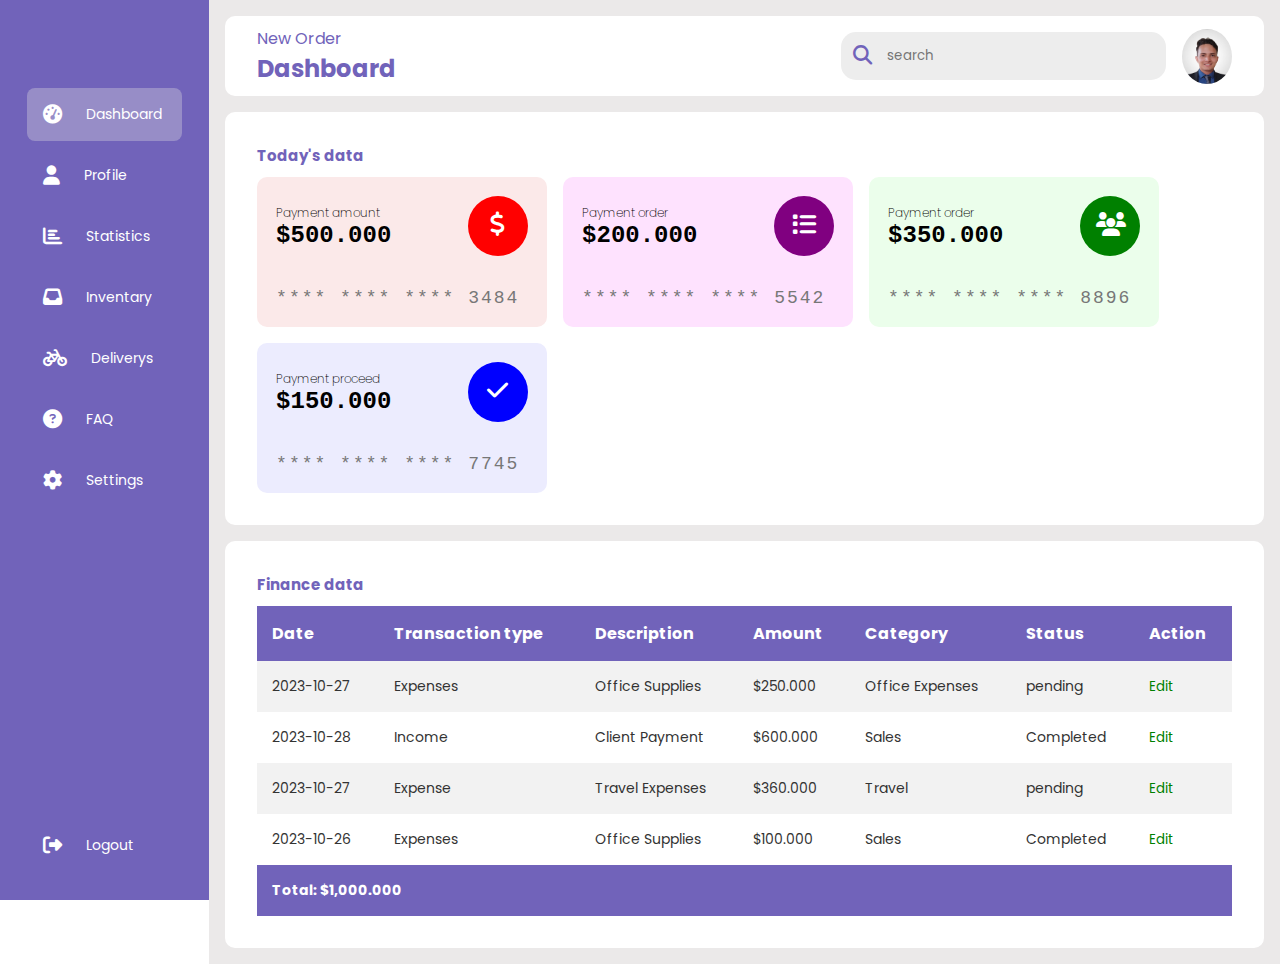
<file: dash.html>
<!DOCTYPE html>
<html lang="en">

<head>
    <meta charset="UTF-8">
    <meta name="viewport" content="width=device-width, initial-scale=1.0">
    <title>Dashboard</title>
</head>
<link rel="stylesheet" href="./css/Style.css">
<link rel="stylesheet" href="https://cdnjs.cloudflare.com/ajax/libs/font-awesome/6.4.2/css/all.min.css">

<body>
    <!-- inicio menu Dashboard -->
    <div class="sidebar">
        <div class="logo"></div>
        <div class="menu">

            <li class="active">
                <a href="#">
                    <i class="fas fa-tachometer-alt"></i>
                    <span>Dashboard</span>
                </a>
            </li>
            <li>
                <a href="#">
                    <i class="fas fa-user"></i>
                    <span>Profile</span>
                </a>
            </li>
            <li>
                <a href="#">
                    <i class="fas fa-chart-bar"></i>
                    <span>Statistics</span>
                </a>
            </li>
            <li>
                <a href="inventario.html">
                    <i class="fas fa-inbox"></i>
                    <span>Inventary</span>
                </a>
            </li>
            <li>
                <a href="#">
                    <i class="fas fa-bicycle"></i>
                    <span>Deliverys</span>
                </a>
            </li>
            <li>
                <a href="#">
                    <i class="fas fa-question-circle"></i>
                    <span>FAQ</span>
                </a>
            </li>
            <li>
                <a href="#">
                    <i class="fas fa-cog"></i>
                    <span>Settings</span>
                </a>
            </li>
            <li class="logout">
                <a href="login.html">
                    <i class="fas fa-sign-out-alt"></i>
                    <span>Logout</span>
                </a>
            </li>
        </div>
    </div>
    </div>
    <!-- fin menu Dashboard --> 

    <!--Inicio Body seccion-->
    <div class="main--content">
        <div class="header--wrapper">
            <div class="header--title">
                <span>New Order</span>
                <h2>Dashboard</h2>
            </div>
            <div class="user--info">
                <div class="search--box">
                    <i class="fa-solid fa-search"></i>
                    <input type="text" placeholder="search" />
                </div>
                <img src="imagenes/edward rep.jpg" alt="">
            </div>
        </div>
        <!--Fin Body seccion-->
        <!-- tarjetas-->
        <div class="card-container">
            <h3 class="main--title">Today's data</h3>
            <div class="card--wrapper">

                <div class="payment--card light-red">
                    <div class="car--header">
                        <div class="amount">
                            <span class="title">
                                Payment amount
                            </span><span class="amount--value">$500.000</span>
                        </div>
                        <i class="fas fa-dollar-sing icon">$</i>
                    </div>
                    <span class="card-detail">**** **** **** 3484</span>
                </div>

                <div class="payment--card light-purple">
                    <div class="car--header">
                        <div class="amount">
                            <span class="title">
                                Payment order
                            </span><span class="amount--value">$200.000</span>
                        </div>
                        <i class="fas fa-list icon dark-purple"></i>
                    </div>
                    <span class="card-detail">**** **** **** 5542</span>
                </div>

                <div class="payment--card light-green">
                    <div class="car--header">
                        <div class="amount">
                            <span class="title">
                                Payment order
                            </span><span class="amount--value">$350.000</span>
                        </div>
                        <i class="fas fa-users icon dark-green"></i>
                    </div>
                    <span class="card-detail">**** **** **** 8896</span>
                </div>

                <div class="payment--card light-blue">
                    <div class="car--header">
                        <div class="amount">
                            <span class="title">
                                Payment proceed
                            </span><span class="amount--value">$150.000</span>
                        </div>
                        <i class="fa-solid fa-check icon dark-blue"></i>
                    </div>
                    <span class="card-detail">**** **** **** 7745</span>
                </div>
            </div>
        </div>
        <!--fin tarjetas-->
        <!--tabla INICIO-->
        <div class="tabular--wrapper">
            <h3 class="main--title">Finance data</h3>
            <div class="table-container">
                <table>
                    <thead>
                        <tr>
                        <th>Date</th>
                        <th>Transaction type</th>
                        <th>Description</th>
                        <th>Amount</th>
                        <th>Category</th>
                        <th>Status</th>
                        <th>Action</th>
                        </tr>
                    </thead>
                    <tbody>
                        <tr>
                            <td>
                                2023-10-27
                            </td>
                            <td>Expenses</td>
                            <td>Office Supplies</td>
                            <td>$250.000</td>
                            <td>Office Expenses</td>
                            <td>pending</td>
                            <td><button>Edit</button></td>
                        </tr>
                        <tr>
                            <td>
                                2023-10-28
                            </td>
                            <td>Income</td>
                            <td>Client Payment</td>
                            <td>$600.000</td>
                            <td>Sales</td>
                            <td>Completed</td>
                            <td><button>Edit</button></td>
                        </tr>
                        <tr>
                            <td>
                                2023-10-27
                            </td>
                            <td>Expense</td>
                            <td>Travel Expenses</td>
                            <td>$360.000</td>
                            <td>Travel</td>
                            <td>pending</td>
                            <td><button>Edit</button></td>
                        </tr>
                        <tr>
                            <td>
                                2023-10-26
                            </td>
                            <td>Expenses</td>
                            <td>Office Supplies</td>
                            <td>$100.000</td>
                            <td>Sales</td>
                            <td>Completed</td>
                            <td><button>Edit</button></td>
                        </tr>

                    </tbody>
                    <tfoot>
                        <tr>
                            <td colspan="7">Total: $1,000.000</td>
                        </tr>
                    </tfoot>
                </table>
            </div>
        </div>
    </div>
</body>

</html>
</file>
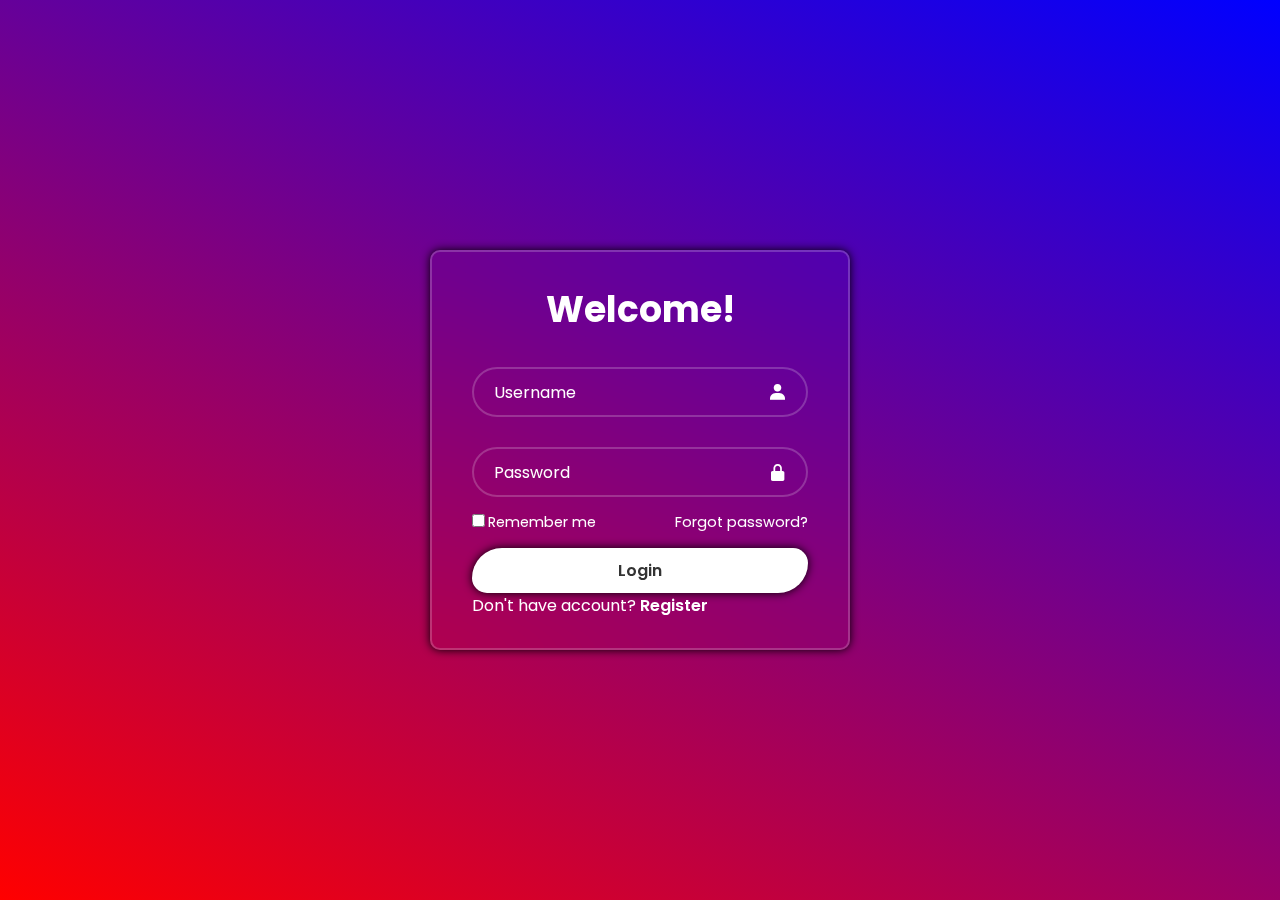
<file: login.html>
<!DOCTYPE html>
<html lang="en">

<head>
    <meta charset="UTF-8">
    <meta name="viewport" content="width=device-width, initial-scale=1.0">
    <title>Login New Order</title>
    <link rel="stylesheet" href="./css/login.css">
    <link href='https://unpkg.com/boxicons@2.1.4/css/boxicons.min.css' rel='stylesheet'>
</head>

<body>
    <div class="wrapper">
        <form action="">
            <h1>Welcome!</h1>
            <div class="input-box">
                <input type="text" placeholder="Username" required>
                <i class="bx bxs-user"></i>
            </div>
            <div class="input-box">
                <input type="Password" placeholder="Password" required>
                <i class="bx bxs-lock-alt"></i>
            </div>
            <div class="remember-forgot">
                <label><input type="checkbox">Remember me</label>
                <a href="#">Forgot password?</a>
            </div>

            <button type="submit" class="btn" onclick="redirect()">Login</button>

            <div class="register-link">
                <p>Don't have account? <a href="#">Register</a></p>
            </div>
        </form>
    </div>
    <!--Redireccion al dar click en el boton-->
    <script type="text/javascript">
        function redirect() {
        window.location.href = "dash.html";
        }
        </script>
</body>

</html>
</file>
<file: css/Style.css>
/****menu Dashboard******/
@import url("https://fonts.googleapis.com/css2?family=Poppins:wght@400;600&display=swap");

* {
    margin: 0;
    padding: 0;
    border: none;
    outline: none;
    box-sizing: border-box;
    font-family: "Poppins", sans-serif;
}

body {
    display: flex;
}

.sidebar {
    position: sticky;
    top: 0;
    left: 0;
    bottom: 0;
    width: 115px;
    height: 100vh;
    padding: 0 1.7rem;
    color: #fff;
    overflow: hidden;
    transition: all 0.5s linear;
    background: rgba(113, 99, 186, 255);
}

.sidebar:hover {
    width: 240px;
    transition: 0.5s;
}

.logo {
    height: 80px;
    padding: 16px;
}

.menu {
    height: 88%;
    position: relative;
    list-style: none;
    padding: 0;
}

.menu li {
    padding: 1rem;
    margin: 8px 0;
    border-radius: 8px;
    transition: all 0.5s ease-in-out;
}

.menu li:hover,
.active {
    background: #e0e0e058;

}

.menu a {
    color: #ffffff;
    font-size: 14px;
    text-decoration: none;
    display: flex;
    align-items: center;
    gap: 1.5rem;
}

.menu a span {
    overflow: hidden;
}

.menu a i {
    font-size: 1.2rem;
}

.logout {
    position: absolute;
    bottom: 0;
    left: 0;
    width: 100%;
}

/*fin Css Menu Dashboard*/

/********Body seccion****************/
.main--content {
    position: relative;
    background: #ebe9e9;
    width: 100%;
    padding: 1rem;
}

.header--wrapper img {
    width: 50px;
    height: 55px;
    cursor: pointer;
    border-radius: 50%;
}

.header--wrapper {
    display: flex;
    justify-content: space-between;
    align-items: center;
    flex-wrap: wrap;
    background: #fff;
    border-radius: 10px;
    padding: 10px 2rem;
    margin-bottom: 1rem;
}

.header--title {
    color: rgba(113, 99, 186, 255);
}

.user--info {
    display: flex;
    align-items: center;
    gap: 1rem;
}

.search--box {
    background: rgb(237, 237, 237);
    border-radius: 15px;
    color: rgba(113, 99, 186, 255);
    display: flex;
    align-items: center;
    gap: 5px;
    padding: 4px 12px;
}

.search--box input {
    background: transparent;
    padding: 10px;
}

.search--box i {
    font-size: 1.2rem;
    cursor: pointer;
    transition: all 0.5s ease-in-out;
}

.search--box i:hover {
    transform: scale(1.2);
}

/*fin boby seccion*/

/*********contenedor Tarjetas************/
.card-container {
    background: #fff;
    padding: 2rem;
    border-radius: 10px;
}

.card--wrapper {
    display: flex;
    flex-wrap: wrap;
    gap: 1rem;
}

.main--title {
    color: rgba(113, 99, 186, 255);
    padding-bottom: 10px;
    font-size: 15px;
}

.payment--card {
    background: rgb(229, 223, 223);
    border-radius: 10px;
    padding: 1.2rem;
    width: 290px;
    height: 150px;
    display: flex;
    flex-direction: column;
    justify-content: space-between;
    transition: all 0.5s ease-in-out;
}

.payment--card:hover {
    transform: translate(-5px);
}

.car--header {
    display: flex;
    justify-content: space-between;
    align-items: center;
    margin-bottom: 20px;
}

.amount {
    display: flex;
    flex-direction: column;
}

.title {
    font-size: 12px;
    font-weight: 200;
}

.amount--value {
    font-size: 24px;
    font-family: 'Courier New', Courier, monospace;
    font-weight: 600;
}

.icon {
    color: #fff;
    padding: 1rem;
    height: 60px;
    width: 60px;
    text-align: center;
    border-radius: 50%;
    font-size: 1.5rem;
    background: red;
}

.card-detail {
    font-size: 18px;
    color: #777777;
    letter-spacing: 2px;
    font-family: 'Courier New', Courier, monospace;
}

/*fin contenedor targetas*/

/************color CSS*****************/
.light-red {
    background: rgb(251, 233, 233);
}

.light-purple {
    background: rgb(254, 226, 254);
}

.light-green {
    background: rgb(235, 254, 235);
}

.light-blue {
    background: rgb(236, 236, 254);
}

.dark-red {
    background: red;
}

.dark-purple {
    background: purple;
}

.dark-green {
    background: green;
}

.dark-blue {
    background: blue;
}

/*fin color CSS*/

/***********inicio Tabla******************/

.tabular--wrapper {
    background: #fff;
    margin-top: 1rem;
    border-radius: 10px;
    padding: 2rem;
}

.table-container {
    width: 100%;
}

table {
    width: 100%;
    border-collapse: collapse;
}

thead {
    background: rgba(113, 99, 186, 255);
    color: #fff;
}

th {
    padding: 15px;
    text-align: left;
}

tbody {
    background: #f2f2f2;
}

td {
    padding: 15px;
    font-size: 14px;
    color: #333;
}

tr:nth-child(even) {
    background: #fff;
}

tfoot {
    background: rgba(113, 99, 186, 255);
    font-weight: bold;
    color: #fff;
}

tfoot td {
    padding: 15px;
    color: #fff;
}

.table-container button {
    color: green;
    background: none;
    cursor: pointer;
}

/*******FIN TABLA************/

/********MODAL*************/
#myModal {
    display: none;
    position: fixed;
    z-index: 1;
    top: 0;
    right: 0;
    width: 300px; /* ajusta el ancho según tus necesidades */
    height: 100%;
    overflow: auto;
    background-color: rgba(0, 0, 0, 0.7);
  }

  #modal-content {
    background-color: #fefefe;
    padding: 20px;
    border: 1px solid #888;
    width: 100%;
    box-sizing: border-box;
    border-radius: 10px;
  }

  #closeModal {
    color: #a81010;
    float: right;
    font-size: 28px;
    font-weight: bold;
  }

  #closeModal:hover,
  #closeModal:focus {
    color: black;
    text-decoration: none;
    cursor: pointer;
  }
  .fa-icon {
    margin-right: 4px; /* Espacio entre el ícono y el texto */
  }

  /* Estilo para los enlaces */
  #modal-content #Emodal {
    text-decoration: none;
    color: #333;
    margin-bottom: 10px; /* Espacio entre los enlaces */
    display: flex;
    /* Alinea los elementos al centro verticalmente */
    justify-content: space-between;
  }
  #Emodal:hover{
    background: #e0e0e058;
    border-radius: 20px;
    padding: 5px;
    cursor: pointer;
  }
  /*******MODAL2 DE BOTON********/
  #myModal2{
    display: none;
    position: fixed;
    z-index: 1;
    left: 0;
    top: 0;
    width: 100%;
    height: 100%;
    overflow: auto;
    background-color: rgba(0, 0, 0, 0.7);
  }

  #modal-content2{
    background-color: #fefefe;
    margin: 15% auto;
    padding: 20px;
    border: 1px solid #888;
    width: 80%;
  }

  #closeModal2{
    color: #aaa;
    float: right;
    font-size: 28px;
    font-weight: bold;
  }

  #closeModal2:hover,
  #closeModal2:focus {
    color: black;
    text-decoration: none;
    cursor: pointer;
  }
</file>
<file: css/login.css>
@import url("https://fonts.googleapis.com/css2?family=Poppins:wght@400;600&display=swap");
*{
    margin: 0;
    padding: 0;
    box-sizing: border-box;
    font-family: "Poppins", sans-serif;
}
body{
    display: flex;
    justify-content: center;
    align-items: center;
    min-height: 100vh;
    background: linear-gradient(25deg,red,blue);
    background-size: cover;
    background-position: center;
}
.wrapper{
    width: 420px;
    background: transparent;
    border: 2px solid rgba(255, 255, 255, .2);
    backdrop-filter: blur(20px);
    box-shadow: 0 0 10px rgba(0, 0, 0, 1);
    color: #fff;
    border-radius: 10px;
    padding: 30px 40px;
}
.wrapper h1{
    font-size: 36px;
    text-align: center;
}
.wrapper .input-box{
    position: relative;
    width: 100%;
    height: 50px;
    margin: 30px 0;
}
.input-box input{
    width: 100%;
    height: 100%;
    background: transparent;
    border: none;
    outline: none;
    border: 2px solid rgba(255, 255, 255, .2);
    border-radius: 40px;font-size: 16px;
    color: #fff;
    padding: 20px 45px 20px 20px;
}
.input-box input::placeholder{
    color: #fff;
}
.input-box i{
    position: absolute;
    right: 20px;
    top: 50%;
    transform: translateY(-50%);
    font-size: 20px;
}
.wrapper .remember-forgot{
    display: flex;
    justify-content: space-between;
    font-size: 14.5px;
    margin: -15px 0 15px;
}
.remember-forgot label input{
    accent-color: #fff;
    margin-right: 3px;
}
.remember-forgot a{
    color: #fff;
    text-decoration: none;
}
.remember-forgot a:hover{
    text-decoration: underline;
}
.wrapper .btn{
    width: 100%;
    height: 45px;
    background: #fff;
    border: none;
    outline: none;
    border-radius: 80px 40px;
    box-shadow: 0 0 10px rgba(0, 0, 0, 1);
    cursor: pointer;
    font-size: 16px;
    color: #333;
    font-weight: 600;
}
.wrapper .registrer-link{
    font-size: 14.5px;
    text-align: center;
    margin: 20px 0 15px;
}
.register-link p a{
color: #fff;
text-decoration: none;
font-weight: 600;
}
.register-link p a:hover{
    text-decoration: underline;
}
</file>
